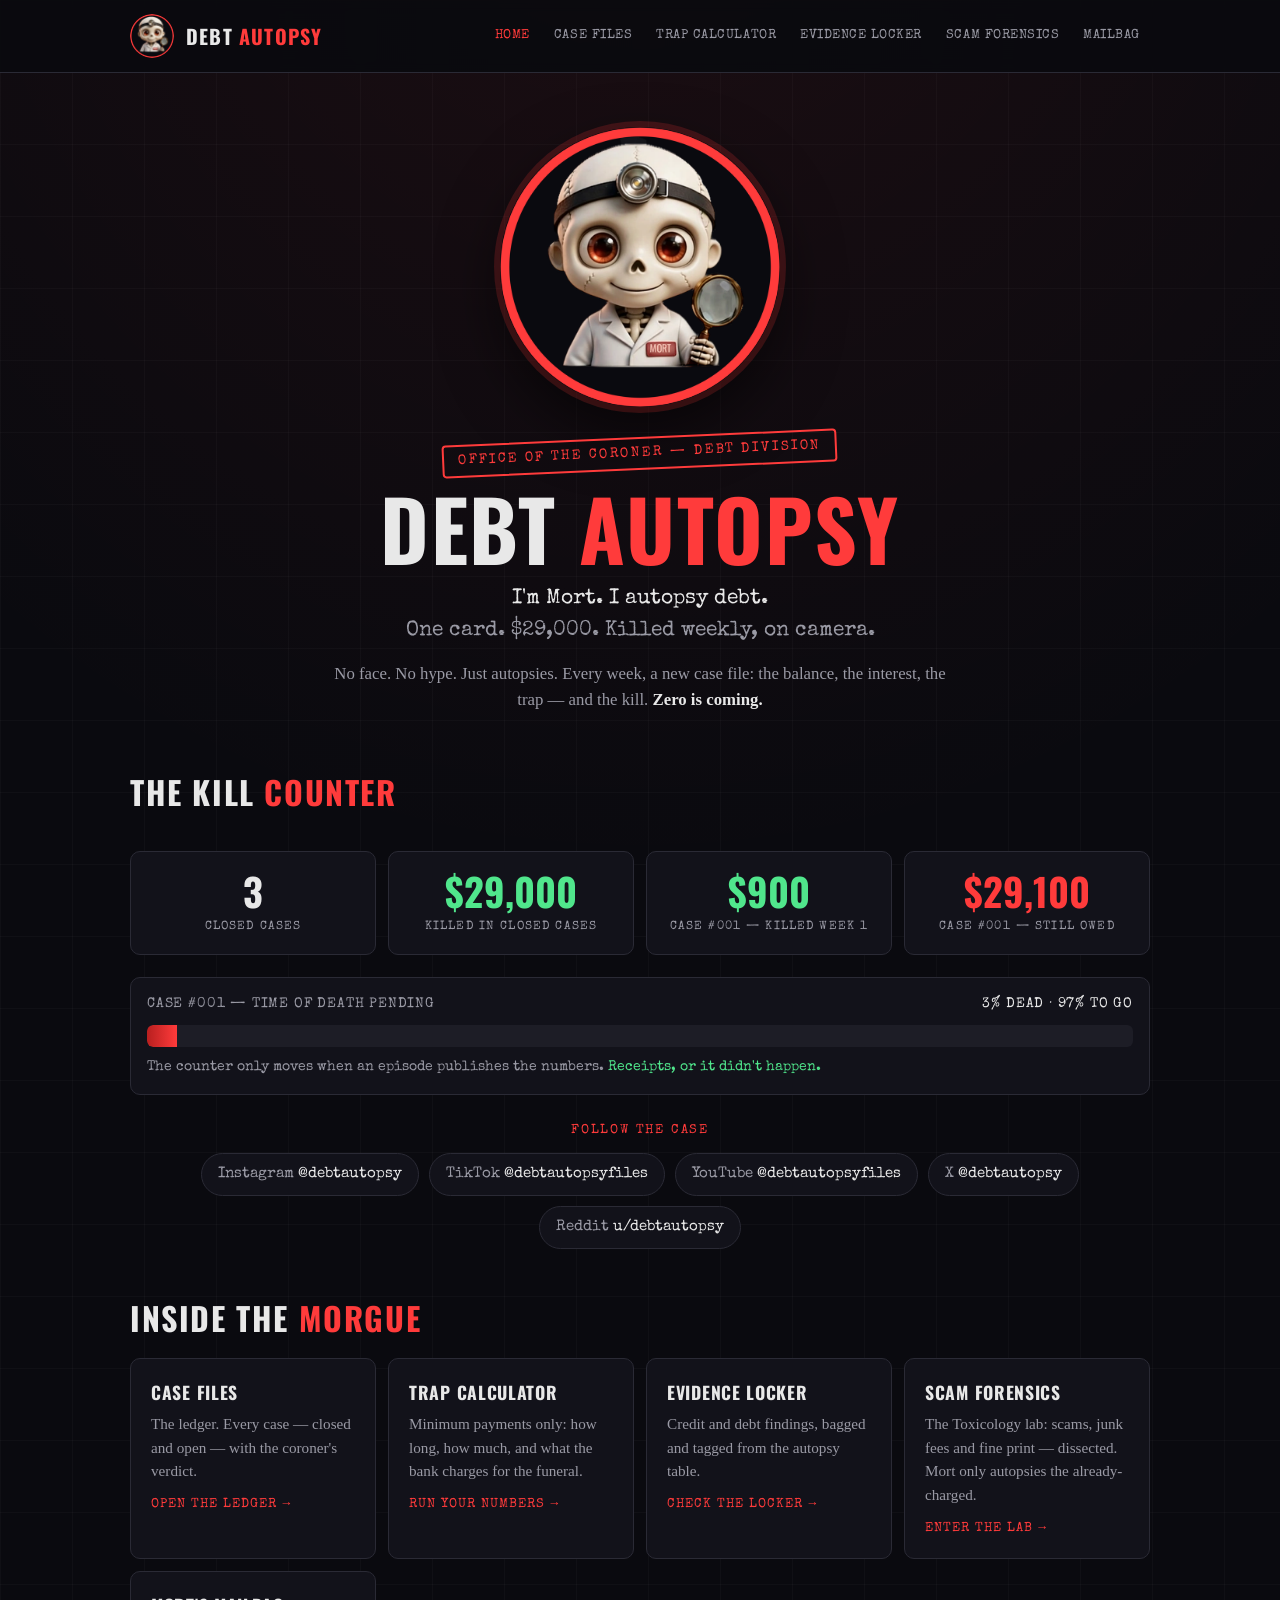
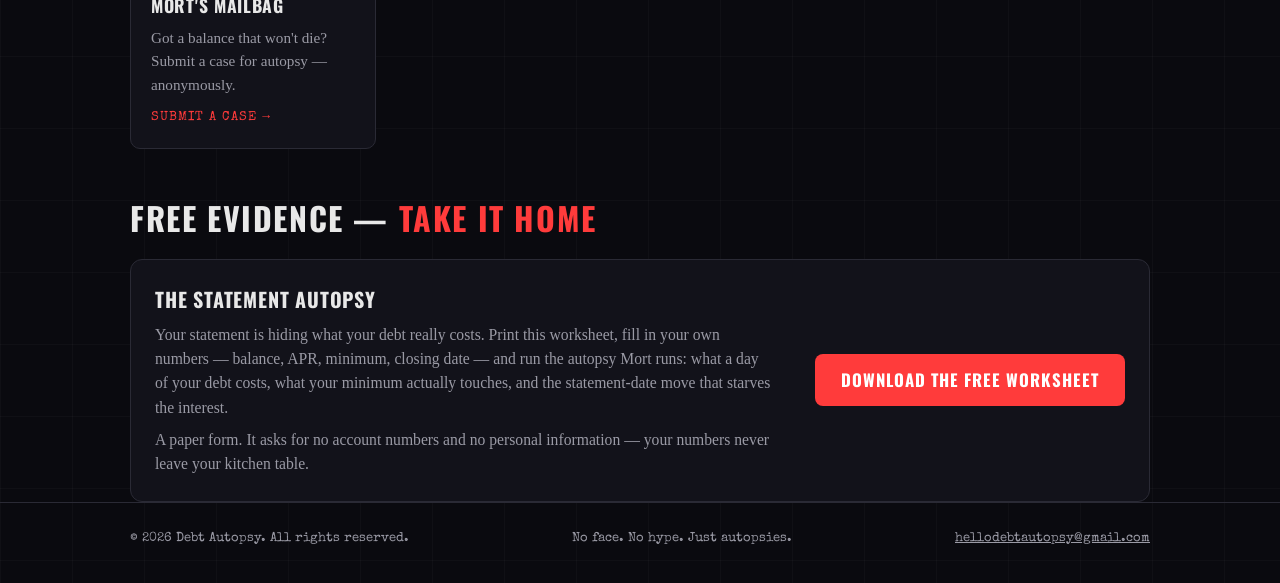
<file: index.html>
<!DOCTYPE html>
<html lang="en">
<head>
<meta charset="utf-8">
<meta name="viewport" content="width=device-width, initial-scale=1">
<title>Debt Autopsy — No face. No hype. Just autopsies.</title>
<meta name="description" content="I'm Mort. I autopsy debt. One card, $29,000, killed weekly — on camera. Weekly Kill Reports, the Trap Calculator, the Evidence Locker.">
<link rel="icon" type="image/png" href="assets/favicon.png">
<link rel="stylesheet" href="style.css">
</head>
<body>
<header class="site">
  <div class="wrap">
    <a class="brand" href="index.html">
      <img src="assets/mort.png" alt="Mort, the Debt Autopsy coroner">
      <span class="name">Debt <em>Autopsy</em></span>
    </a>
    <nav class="main" aria-label="Main">
      <a href="index.html" aria-current="page">Home</a>
      <a href="cases.html">Case Files</a>
      <a href="calculator.html">Trap Calculator</a>
      <a href="evidence.html">Evidence Locker</a>
      <a href="scam-forensics.html">Scam Forensics</a>
      <a href="mailbag.html">Mailbag</a>
    </nav>
  </div>
</header>

<main class="wrap">
  <section class="hero">
    <img class="mort" src="assets/mort.png" alt="Mort — tiny coroner, MORT badge, magnifying glass in hand">
    <div><span class="stamp">Office of the Coroner — Debt Division</span></div>
    <h1 class="title">Debt <span class="red">Autopsy</span></h1>
    <p class="tagline">I'm Mort. I autopsy debt.<br>
    <span class="dim">One card. $29,000. Killed weekly, on camera.</span></p>
    <p class="lede">No face. No hype. Just autopsies. Every week, a new case file:
    the balance, the interest, the trap — and the kill. <strong>Zero is coming.</strong></p>
  </section>

  <h2 class="section">The Kill <span class="red">Counter</span></h2>
  <section class="counter" aria-label="Kill counter">
    <div class="stat"><div class="num" data-canon="closedCases">3</div><div class="lbl">Closed cases</div></div>
    <div class="stat"><div class="num green" data-canon-money="killedClosedCases">$29,000</div><div class="lbl">Killed in closed cases</div></div>
    <div class="stat"><div class="num green" data-canon-money="killedWeek1">$900</div><div class="lbl">Case #001 — killed week 1</div></div>
    <div class="stat"><div class="num red" data-canon-money="stillOwed">$29,100</div><div class="lbl">Case #001 — still owed</div></div>
  </section>
  <div class="progress-shell">
    <div class="progress-head"><span>Case #001 — time of death pending</span><b data-canon="percentLine">3% DEAD · 97% TO GO</b></div>
    <div class="bar" role="img" aria-label="Progress bar: 3 percent of Case 001 paid off"><div data-canon-bar style="width:3%"></div></div>
    <p class="progress-note">The counter only moves when an episode publishes the numbers. <span class="green">Receipts, or it didn't happen.</span></p>
  </div>

  <section class="socials" aria-label="Follow Debt Autopsy">
    <span class="lbl">Follow the case</span>
    <div class="row">
      <a href="https://www.instagram.com/debtautopsy" target="_blank" rel="noopener"><span class="plat">Instagram</span> @debtautopsy</a>
      <a href="https://www.tiktok.com/@debtautopsyfiles" target="_blank" rel="noopener"><span class="plat">TikTok</span> @debtautopsyfiles</a>
      <a href="https://www.youtube.com/@debtautopsyfiles" target="_blank" rel="noopener"><span class="plat">YouTube</span> @debtautopsyfiles</a>
      <a href="https://x.com/debtautopsy" target="_blank" rel="noopener"><span class="plat">X</span> @debtautopsy</a>
      <a href="https://www.reddit.com/user/debtautopsy" target="_blank" rel="noopener"><span class="plat">Reddit</span> u/debtautopsy</a>
    </div>
  </section>

  <h2 class="section">Inside the <span class="red">Morgue</span></h2>
  <div class="tiles">
    <a class="tile" href="cases.html">
      <h3>Case Files</h3>
      <p>The ledger. Every case — closed and open — with the coroner's verdict.</p>
      <span class="go">Open the ledger →</span>
    </a>
    <a class="tile" href="calculator.html">
      <h3>Trap Calculator</h3>
      <p>Minimum payments only: how long, how much, and what the bank charges for the funeral.</p>
      <span class="go">Run your numbers →</span>
    </a>
    <a class="tile" href="evidence.html">
      <h3>Evidence Locker</h3>
      <p>Credit and debt findings, bagged and tagged from the autopsy table.</p>
      <span class="go">Check the locker →</span>
    </a>
    <a class="tile" href="scam-forensics.html">
      <h3>Scam Forensics</h3>
      <p>The Toxicology lab: scams, junk fees and fine print — dissected. Mort only autopsies the already-charged.</p>
      <span class="go">Enter the lab →</span>
    </a>
    <a class="tile" href="mailbag.html">
      <h3>Mort's Mailbag</h3>
      <p>Got a balance that won't die? Submit a case for autopsy — anonymously.</p>
      <span class="go">Submit a case →</span>
    </a>
  </div>

  <h2 class="section">Free Evidence — <span class="red">Take It Home</span></h2>
  <section class="worksheet">
    <div>
      <h3>The Statement Autopsy</h3>
      <p>Your statement is hiding what your debt really costs. Print this worksheet,
      fill in your own numbers — balance, APR, minimum, closing date — and run the autopsy
      Mort runs: what a day of your debt costs, what your minimum actually touches,
      and the statement-date move that starves the interest.</p>
      <p class="fineprint">A paper form. It asks for no account numbers and no personal
      information — your numbers never leave your kitchen table.</p>
    </div>
    <a class="btn" href="files/statement-autopsy-worksheet.pdf" download>Download the free worksheet</a>
  </section>
</main>

<footer class="site">
  <div class="wrap">
    <span>© 2026 Debt Autopsy. All rights reserved.</span>
    <span>No face. No hype. Just autopsies.</span>
    <span><a href="mailbag.html">hellodebtautopsy@gmail.com</a></span>
  </div>
</footer>
<script>
// Kill Report renders from canon.json — the single source of public figures.
// The values in the markup above are the fallback if this file can't load.
fetch("canon.json")
  .then(function (r) { return r.ok ? r.json() : null; })
  .then(function (c) {
    if (!c) return;
    var money = function (n) { return "$" + Number(n).toLocaleString("en-US"); };
    document.querySelectorAll("[data-canon]").forEach(function (el) {
      var key = el.getAttribute("data-canon");
      if (key === "percentLine") {
        el.textContent = c.percentDead + "% DEAD · " + c.percentToGo + "% TO GO";
      } else if (c[key] !== undefined) {
        el.textContent = c[key];
      }
    });
    document.querySelectorAll("[data-canon-money]").forEach(function (el) {
      var key = el.getAttribute("data-canon-money");
      if (c[key] !== undefined) el.textContent = money(c[key]);
    });
    document.querySelectorAll("[data-canon-bar]").forEach(function (el) {
      el.style.width = c.percentDead + "%";
      var bar = el.closest(".bar");
      if (bar) bar.setAttribute("aria-label",
        "Progress bar: " + c.percentDead + " percent of Case 001 paid off");
    });
  })
  .catch(function () { /* fallback values already in the markup */ });
</script>
</body>
</html>
</file>
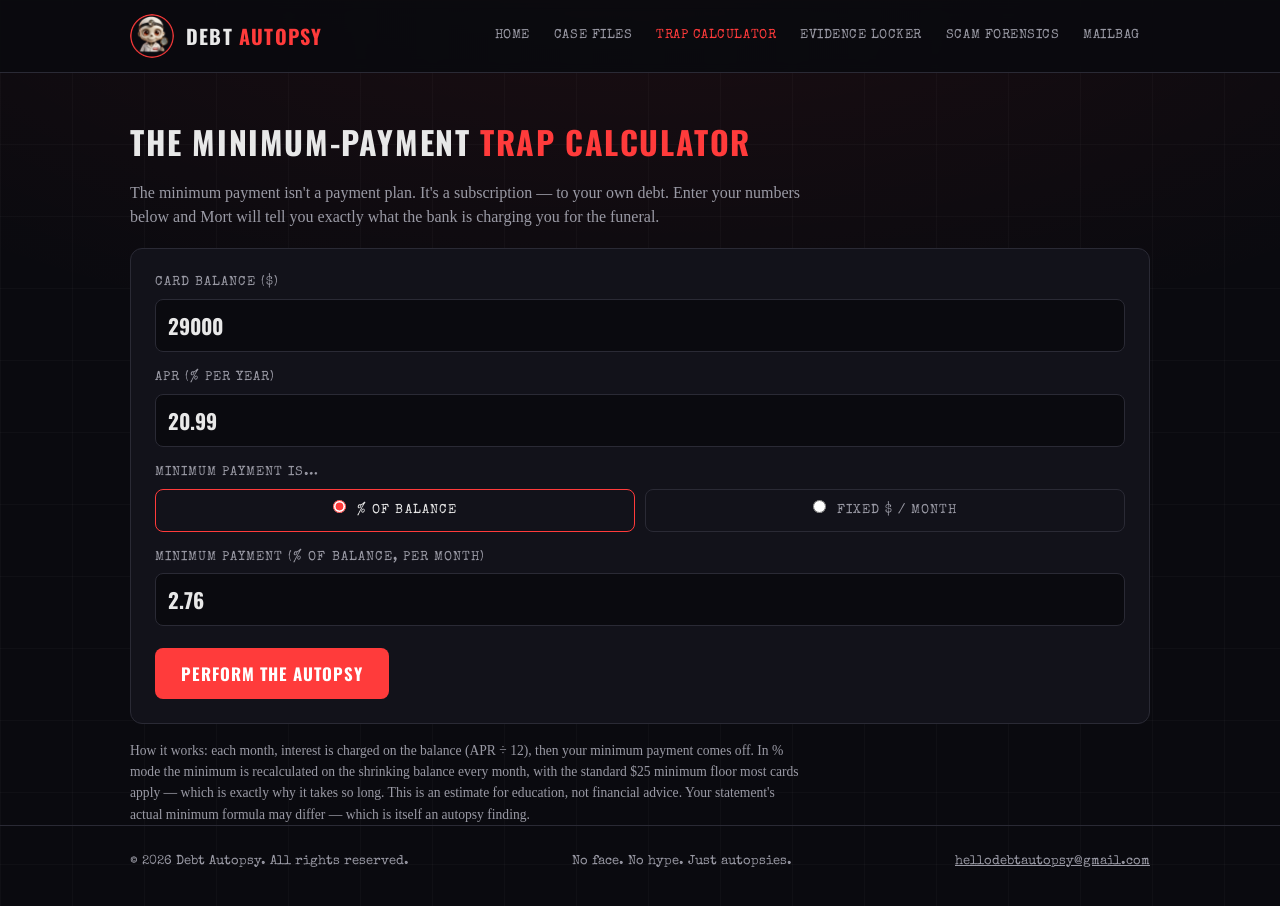
<file: calculator.html>
<!DOCTYPE html>
<html lang="en">
<head>
<meta charset="utf-8">
<meta name="viewport" content="width=device-width, initial-scale=1">
<title>Trap Calculator — Debt Autopsy</title>
<meta name="description" content="Pay only the minimum and the bank throws you a funeral. Enter your balance, APR and minimum payment — Mort does the autopsy math.">
<link rel="icon" type="image/png" href="assets/favicon.png">
<link rel="stylesheet" href="style.css">
</head>
<body>
<header class="site">
  <div class="wrap">
    <a class="brand" href="index.html">
      <img src="assets/mort.png" alt="Mort, the Debt Autopsy coroner">
      <span class="name">Debt <em>Autopsy</em></span>
    </a>
    <nav class="main" aria-label="Main">
      <a href="index.html">Home</a>
      <a href="cases.html">Case Files</a>
      <a href="calculator.html" aria-current="page">Trap Calculator</a>
      <a href="evidence.html">Evidence Locker</a>
      <a href="scam-forensics.html">Scam Forensics</a>
      <a href="mailbag.html">Mailbag</a>
    </nav>
  </div>
</header>

<main class="wrap">
  <h2 class="section">The Minimum-Payment <span class="red">Trap Calculator</span></h2>
  <p class="body">The minimum payment isn't a payment plan. It's a subscription — to your own debt.
  Enter your numbers below and Mort will tell you exactly what the bank is charging you for the funeral.</p>

  <form class="calc" id="trap-form" novalidate>
    <label for="balance">Card balance ($)</label>
    <input type="number" id="balance" min="1" step="any" value="29000" required>

    <label for="apr">APR (% per year)</label>
    <input type="number" id="apr" min="0" step="any" value="20.99" required>

    <label>Minimum payment is…</label>
    <div class="radio-row" role="radiogroup" aria-label="Minimum payment type">
      <label><input type="radio" name="minmode" value="pct" checked> % of balance</label>
      <label><input type="radio" name="minmode" value="fixed"> Fixed $ / month</label>
    </div>

    <label for="minval" id="minval-label">Minimum payment (% of balance, per month)</label>
    <input type="number" id="minval" min="0" step="any" value="2.76" required>

    <button class="run" type="submit">Perform the autopsy</button>

    <div class="results" id="results" aria-live="polite">
      <div class="grid">
        <div class="stat"><div class="num" id="r-months">—</div><div class="lbl">Months of minimums</div></div>
        <div class="stat"><div class="num" id="r-years">—</div><div class="lbl">Years in the trap</div></div>
        <div class="stat"><div class="num red" id="r-total">—</div><div class="lbl">Total you'd pay</div></div>
        <div class="stat"><div class="num red" id="r-interest">—</div><div class="lbl">Interest — the funeral bill</div></div>
      </div>
      <p class="mort-verdict"><span class="who">Mort's verdict</span><span id="r-verdict"></span></p>
    </div>
  </form>

  <p class="fineprint">How it works: each month, interest is charged on the balance (APR ÷ 12),
  then your minimum payment comes off. In % mode the minimum is recalculated on the shrinking balance
  every month, with the standard $25 minimum floor most cards apply — which is exactly why it takes
  so long. This is an estimate for education, not financial advice. Your statement's actual minimum
  formula may differ — which is itself an autopsy finding.</p>
</main>

<footer class="site">
  <div class="wrap">
    <span>© 2026 Debt Autopsy. All rights reserved.</span>
    <span>No face. No hype. Just autopsies.</span>
    <span><a href="mailbag.html">hellodebtautopsy@gmail.com</a></span>
  </div>
</footer>

<script>
(function () {
  var modeInputs = document.querySelectorAll('input[name="minmode"]');
  var minLabel = document.getElementById('minval-label');
  var minVal = document.getElementById('minval');

  function currentMode() {
    for (var i = 0; i < modeInputs.length; i++) if (modeInputs[i].checked) return modeInputs[i].value;
    return 'pct';
  }
  function syncLabel() {
    if (currentMode() === 'pct') {
      minLabel.textContent = 'Minimum payment (% of balance, per month)';
      if (minVal.value === '800') minVal.value = '2.76';
    } else {
      minLabel.textContent = 'Minimum payment ($ per month)';
      if (minVal.value === '2.76') minVal.value = '800';
    }
  }
  for (var i = 0; i < modeInputs.length; i++) modeInputs[i].addEventListener('change', syncLabel);

  function money(n) {
    return '$' + n.toLocaleString('en-US', { maximumFractionDigits: 0 });
  }

  document.getElementById('trap-form').addEventListener('submit', function (e) {
    e.preventDefault();
    var balance = parseFloat(document.getElementById('balance').value);
    var apr = parseFloat(document.getElementById('apr').value);
    var mv = parseFloat(minVal.value);
    var mode = currentMode();
    var results = document.getElementById('results');

    if (!(balance > 0) || !(apr >= 0) || !(mv > 0)) {
      document.getElementById('r-verdict').textContent =
        '"These numbers are already dead. Give me a balance, an APR and a minimum, and I\'ll open the file."';
      document.getElementById('r-months').textContent = '—';
      document.getElementById('r-years').textContent = '—';
      document.getElementById('r-total').textContent = '—';
      document.getElementById('r-interest').textContent = '—';
      results.classList.add('show');
      return;
    }

    var monthlyRate = apr / 100 / 12;
    var bal = balance, months = 0, totalPaid = 0, immortal = false;

    while (bal > 0.005) {
      var interest = bal * monthlyRate;
      var payment = (mode === 'pct') ? bal * (mv / 100) : mv;
      if (mode === 'pct' && payment < 25) payment = 25; /* the standard $25 minimum floor */
      if (payment <= interest) { immortal = true; break; }
      if (payment > bal + interest) payment = bal + interest;
      bal = bal + interest - payment;
      totalPaid += payment;
      months++;
      if (months > 3600) { immortal = true; break; } /* 300 years: call it */
    }

    if (immortal) {
      document.getElementById('r-months').textContent = '∞';
      document.getElementById('r-years').textContent = '∞';
      document.getElementById('r-total').textContent = '∞';
      document.getElementById('r-interest').textContent = '∞';
      document.getElementById('r-verdict').textContent =
        '"This one never dies. The minimum doesn\'t even cover the interest, so the balance grows ' +
        'while you pay for the privilege. Cause of death: the minimum payment. The bank designed it that way. ' +
        'Pay more than the interest — any amount more — or this file stays open forever."';
    } else {
      var totalInterest = totalPaid - balance;
      var years = (months / 12);
      document.getElementById('r-months').textContent = months.toLocaleString('en-US');
      document.getElementById('r-years').textContent = years.toFixed(1);
      document.getElementById('r-total').textContent = money(totalPaid);
      document.getElementById('r-interest').textContent = money(totalInterest);
      document.getElementById('r-verdict').textContent =
        '"The bank wants ' + money(totalInterest) + ' for the funeral. ' + months.toLocaleString('en-US') +
        ' months of minimums to bury a ' + money(balance) + ' balance — and ' + money(totalInterest) +
        ' of it buys you nothing. Not one cent of it touches the coffin. Pay more than the minimum, ' +
        'and we change the time of death."';
    }
    results.classList.add('show');
    results.scrollIntoView({ behavior: 'smooth', block: 'nearest' });
  });
})();
</script>
</body>
</html>
</file>
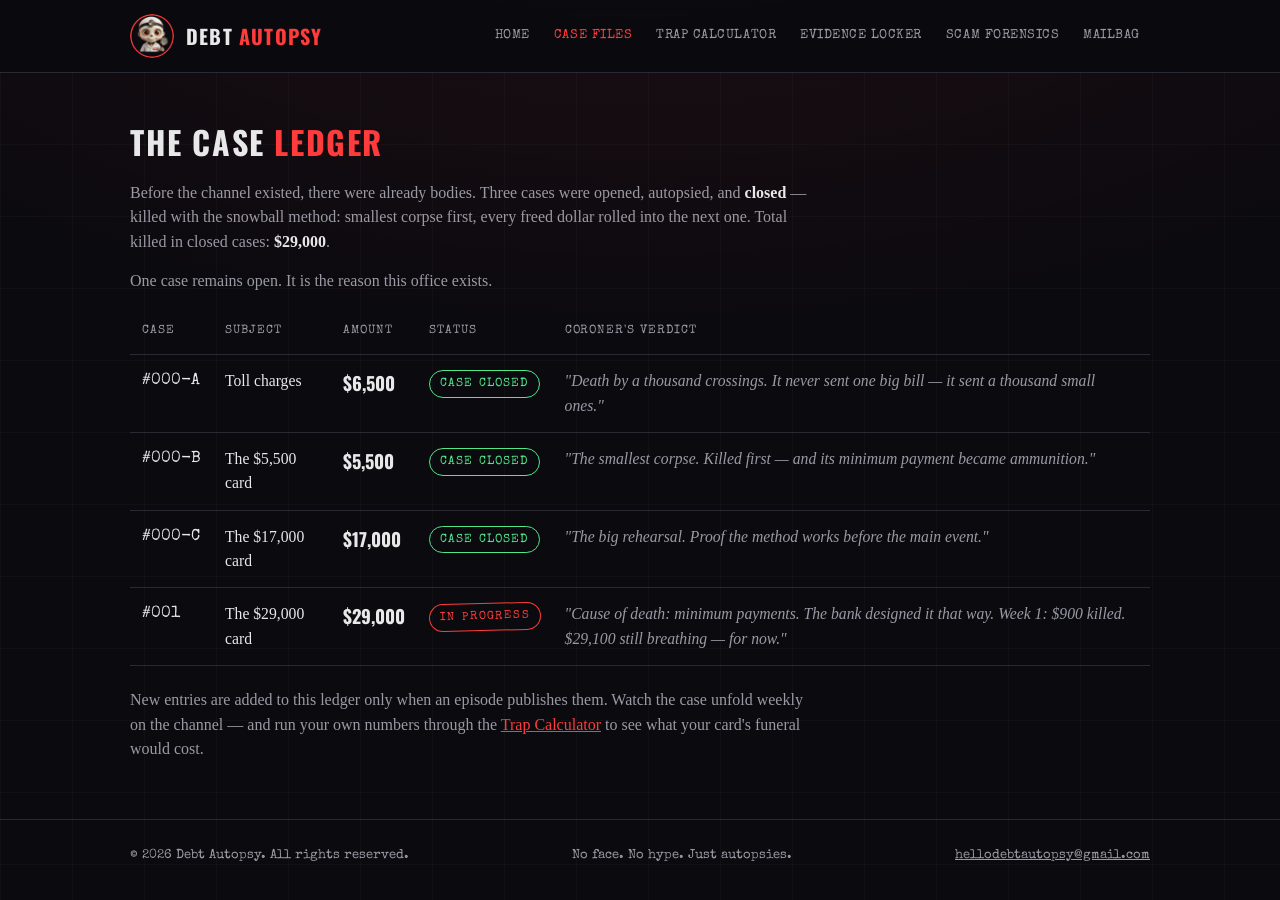
<file: cases.html>
<!DOCTYPE html>
<html lang="en">
<head>
<meta charset="utf-8">
<meta name="viewport" content="width=device-width, initial-scale=1">
<title>Case Files — Debt Autopsy</title>
<meta name="description" content="The Debt Autopsy ledger: three cases closed, $29,000 killed — and Case #001, a $29,000 card, still in progress.">
<link rel="icon" type="image/png" href="assets/favicon.png">
<link rel="stylesheet" href="style.css">
</head>
<body>
<header class="site">
  <div class="wrap">
    <a class="brand" href="index.html">
      <img src="assets/mort.png" alt="Mort, the Debt Autopsy coroner">
      <span class="name">Debt <em>Autopsy</em></span>
    </a>
    <nav class="main" aria-label="Main">
      <a href="index.html">Home</a>
      <a href="cases.html" aria-current="page">Case Files</a>
      <a href="calculator.html">Trap Calculator</a>
      <a href="evidence.html">Evidence Locker</a>
      <a href="scam-forensics.html">Scam Forensics</a>
      <a href="mailbag.html">Mailbag</a>
    </nav>
  </div>
</header>

<main class="wrap">
  <h2 class="section">The Case <span class="red">Ledger</span></h2>
  <p class="body">Before the channel existed, there were already bodies. Three cases were opened,
  autopsied, and <strong>closed</strong> — killed with the snowball method: smallest corpse first,
  every freed dollar rolled into the next one. Total killed in closed cases: <strong>$29,000</strong>.</p>
  <p class="body">One case remains open. It is the reason this office exists.</p>

  <table class="ledger">
    <thead>
      <tr><th>Case</th><th>Subject</th><th>Amount</th><th>Status</th><th>Coroner's verdict</th></tr>
    </thead>
    <tbody>
      <tr>
        <td class="case">#000-A</td>
        <td>Toll charges</td>
        <td class="amt">$6,500</td>
        <td><span class="pill closed">Case Closed</span></td>
        <td class="verdict">"Death by a thousand crossings. It never sent one big bill — it sent a thousand small ones."</td>
      </tr>
      <tr>
        <td class="case">#000-B</td>
        <td>The $5,500 card</td>
        <td class="amt">$5,500</td>
        <td><span class="pill closed">Case Closed</span></td>
        <td class="verdict">"The smallest corpse. Killed first — and its minimum payment became ammunition."</td>
      </tr>
      <tr>
        <td class="case">#000-C</td>
        <td>The $17,000 card</td>
        <td class="amt">$17,000</td>
        <td><span class="pill closed">Case Closed</span></td>
        <td class="verdict">"The big rehearsal. Proof the method works before the main event."</td>
      </tr>
      <tr>
        <td class="case">#001</td>
        <td>The $29,000 card</td>
        <td class="amt">$29,000</td>
        <td><span class="pill open">In Progress</span></td>
        <td class="verdict">"Cause of death: minimum payments. The bank designed it that way. Week 1: $900 killed. $29,100 still breathing — for now."</td>
      </tr>
    </tbody>
  </table>

  <p class="body" style="margin-top:22px">New entries are added to this ledger only when an episode
  publishes them. Watch the case unfold weekly on the channel — and run your own numbers through the
  <a href="calculator.html">Trap Calculator</a> to see what your card's funeral would cost.</p>
</main>

<footer class="site">
  <div class="wrap">
    <span>© 2026 Debt Autopsy. All rights reserved.</span>
    <span>No face. No hype. Just autopsies.</span>
    <span><a href="mailbag.html">hellodebtautopsy@gmail.com</a></span>
  </div>
</footer>
</body>
</html>
</file>
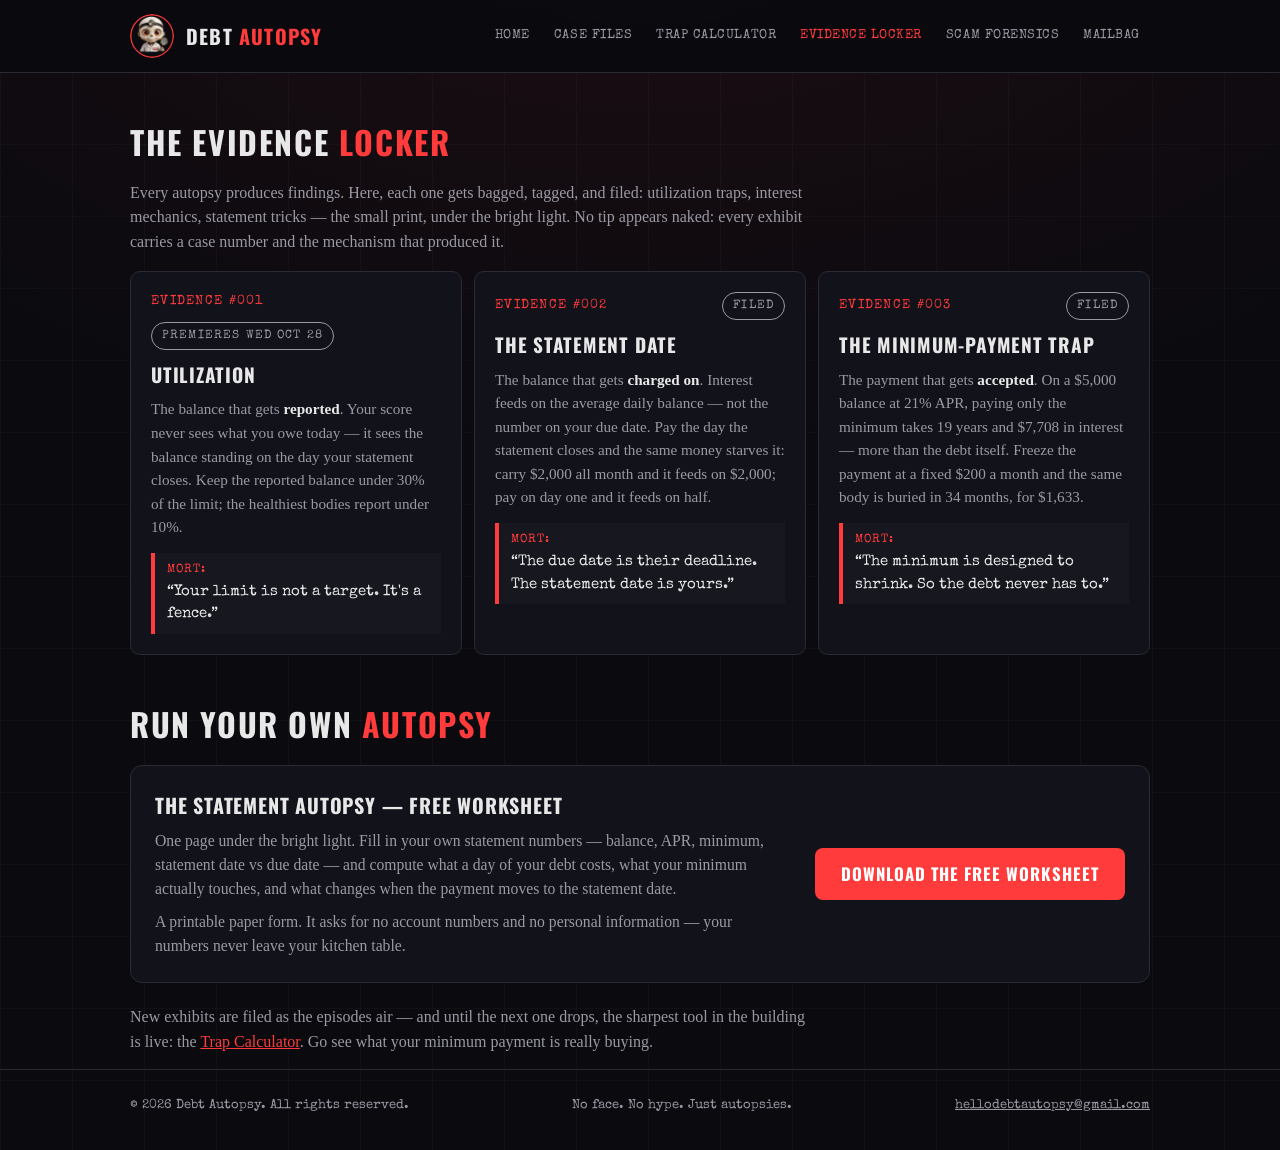
<file: evidence.html>
<!DOCTYPE html>
<html lang="en">
<head>
<meta charset="utf-8">
<meta name="viewport" content="width=device-width, initial-scale=1">
<title>Evidence Locker — Debt Autopsy</title>
<meta name="description" content="The Evidence Locker: every tip is a numbered piece of evidence from an autopsy — utilization, the statement date, and the minimum-payment trap. Plus the free Statement Autopsy worksheet.">
<link rel="icon" type="image/png" href="assets/favicon.png">
<link rel="stylesheet" href="style.css">
</head>
<body>
<header class="site">
  <div class="wrap">
    <a class="brand" href="index.html">
      <img src="assets/mort.png" alt="Mort, the Debt Autopsy coroner">
      <span class="name">Debt <em>Autopsy</em></span>
    </a>
    <nav class="main" aria-label="Main">
      <a href="index.html">Home</a>
      <a href="cases.html">Case Files</a>
      <a href="calculator.html">Trap Calculator</a>
      <a href="evidence.html" aria-current="page">Evidence Locker</a>
      <a href="scam-forensics.html">Scam Forensics</a>
      <a href="mailbag.html">Mailbag</a>
    </nav>
  </div>
</header>

<main class="wrap">
  <h2 class="section">The Evidence <span class="red">Locker</span></h2>
  <p class="body">Every autopsy produces findings. Here, each one gets bagged, tagged, and filed:
  utilization traps, interest mechanics, statement tricks — the small print, under the bright light.
  No tip appears naked: every exhibit carries a case number and the mechanism that produced it.</p>

  <div class="exhibits">
    <article class="exhibit">
      <div class="exhibit-head">
        <span class="no">Evidence #001</span>
        <span class="pill filed">Premieres Wed Oct 28</span>
      </div>
      <h3>Utilization</h3>
      <p class="finding">The balance that gets <strong>reported</strong>. Your score never sees what you
      owe today — it sees the balance standing on the day your statement closes. Keep the reported
      balance under 30% of the limit; the healthiest bodies report under 10%.</p>
      <p class="mortline"><span class="who">Mort:</span> “Your limit is not a target. It's a fence.”</p>
    </article>

    <article class="exhibit">
      <div class="exhibit-head">
        <span class="no">Evidence #002</span>
        <span class="pill filed">Filed</span>
      </div>
      <h3>The Statement Date</h3>
      <p class="finding">The balance that gets <strong>charged on</strong>. Interest feeds on the average
      daily balance — not the number on your due date. Pay the day the statement closes and the same
      money starves it: carry $2,000 all month and it feeds on $2,000; pay on day one and it feeds on half.</p>
      <p class="mortline"><span class="who">Mort:</span> “The due date is their deadline. The statement date is yours.”</p>
    </article>

    <article class="exhibit">
      <div class="exhibit-head">
        <span class="no">Evidence #003</span>
        <span class="pill filed">Filed</span>
      </div>
      <h3>The Minimum-Payment Trap</h3>
      <p class="finding">The payment that gets <strong>accepted</strong>. On a $5,000 balance at 21% APR,
      paying only the minimum takes 19 years and $7,708 in interest — more than the debt itself.
      Freeze the payment at a fixed $200 a month and the same body is buried in 34 months, for $1,633.</p>
      <p class="mortline"><span class="who">Mort:</span> “The minimum is designed to shrink. So the debt never has to.”</p>
    </article>
  </div>

  <h2 class="section">Run Your Own <span class="red">Autopsy</span></h2>
  <section class="worksheet">
    <div>
      <h3>The Statement Autopsy — free worksheet</h3>
      <p>One page under the bright light. Fill in your own statement numbers — balance, APR,
      minimum, statement date vs due date — and compute what a day of your debt costs, what your
      minimum actually touches, and what changes when the payment moves to the statement date.</p>
      <p class="fineprint">A printable paper form. It asks for no account numbers and no personal
      information — your numbers never leave your kitchen table.</p>
    </div>
    <a class="btn" href="files/statement-autopsy-worksheet.pdf" download>Download the free worksheet</a>
  </section>

  <p class="body" style="margin-top:22px">New exhibits are filed as the episodes air — and until the
  next one drops, the sharpest tool in the building is live:
  the <a href="calculator.html">Trap Calculator</a>. Go see what your minimum payment is really buying.</p>
</main>

<footer class="site">
  <div class="wrap">
    <span>© 2026 Debt Autopsy. All rights reserved.</span>
    <span>No face. No hype. Just autopsies.</span>
    <span><a href="mailbag.html">hellodebtautopsy@gmail.com</a></span>
  </div>
</footer>
</body>
</html>
</file>
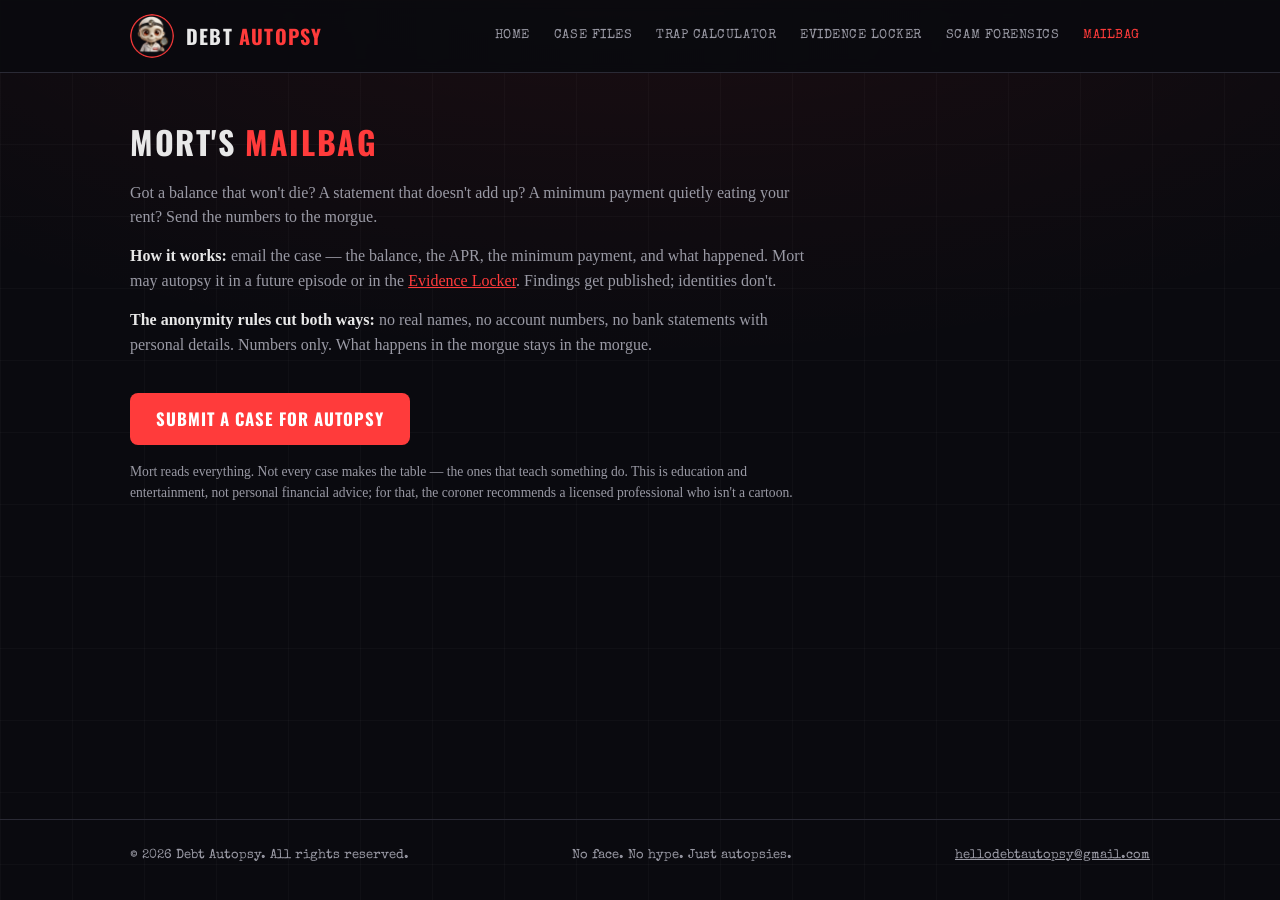
<file: mailbag.html>
<!DOCTYPE html>
<html lang="en">
<head>
<meta charset="utf-8">
<meta name="viewport" content="width=device-width, initial-scale=1">
<title>Mort's Mailbag — Debt Autopsy</title>
<meta name="description" content="Submit a case for autopsy — anonymously. No names, no faces, no judgement. Just the numbers, on the table.">
<link rel="icon" type="image/png" href="assets/favicon.png">
<link rel="stylesheet" href="style.css">
</head>
<body>
<header class="site">
  <div class="wrap">
    <a class="brand" href="index.html">
      <img src="assets/mort.png" alt="Mort, the Debt Autopsy coroner">
      <span class="name">Debt <em>Autopsy</em></span>
    </a>
    <nav class="main" aria-label="Main">
      <a href="index.html">Home</a>
      <a href="cases.html">Case Files</a>
      <a href="calculator.html">Trap Calculator</a>
      <a href="evidence.html">Evidence Locker</a>
      <a href="scam-forensics.html">Scam Forensics</a>
      <a href="mailbag.html" aria-current="page">Mailbag</a>
    </nav>
  </div>
</header>

<main class="wrap">
  <h2 class="section">Mort's <span class="red">Mailbag</span></h2>
  <p class="body">Got a balance that won't die? A statement that doesn't add up?
  A minimum payment quietly eating your rent? Send the numbers to the morgue.</p>
  <p class="body"><strong>How it works:</strong> email the case — the balance, the APR, the minimum payment,
  and what happened. Mort may autopsy it in a future episode or in the
  <a href="evidence.html">Evidence Locker</a>. Findings get published; identities don't.</p>
  <p class="body"><strong>The anonymity rules cut both ways:</strong> no real names, no account numbers,
  no bank statements with personal details. Numbers only. What happens in the morgue stays in the morgue.</p>

  <a class="btn" href="mailto:hellodebtautopsy@gmail.com?subject=Mailbag%20case%20for%20autopsy&body=Balance%3A%20%0AAPR%3A%20%0AMinimum%20payment%3A%20%0AWhat%20happened%3A%20">Submit a case for autopsy</a>

  <p class="fineprint">Mort reads everything. Not every case makes the table — the ones that teach
  something do. This is education and entertainment, not personal financial advice; for that, the
  coroner recommends a licensed professional who isn't a cartoon.</p>
</main>

<footer class="site">
  <div class="wrap">
    <span>© 2026 Debt Autopsy. All rights reserved.</span>
    <span>No face. No hype. Just autopsies.</span>
    <span><a href="mailbag.html">hellodebtautopsy@gmail.com</a></span>
  </div>
</footer>
</body>
</html>
</file>
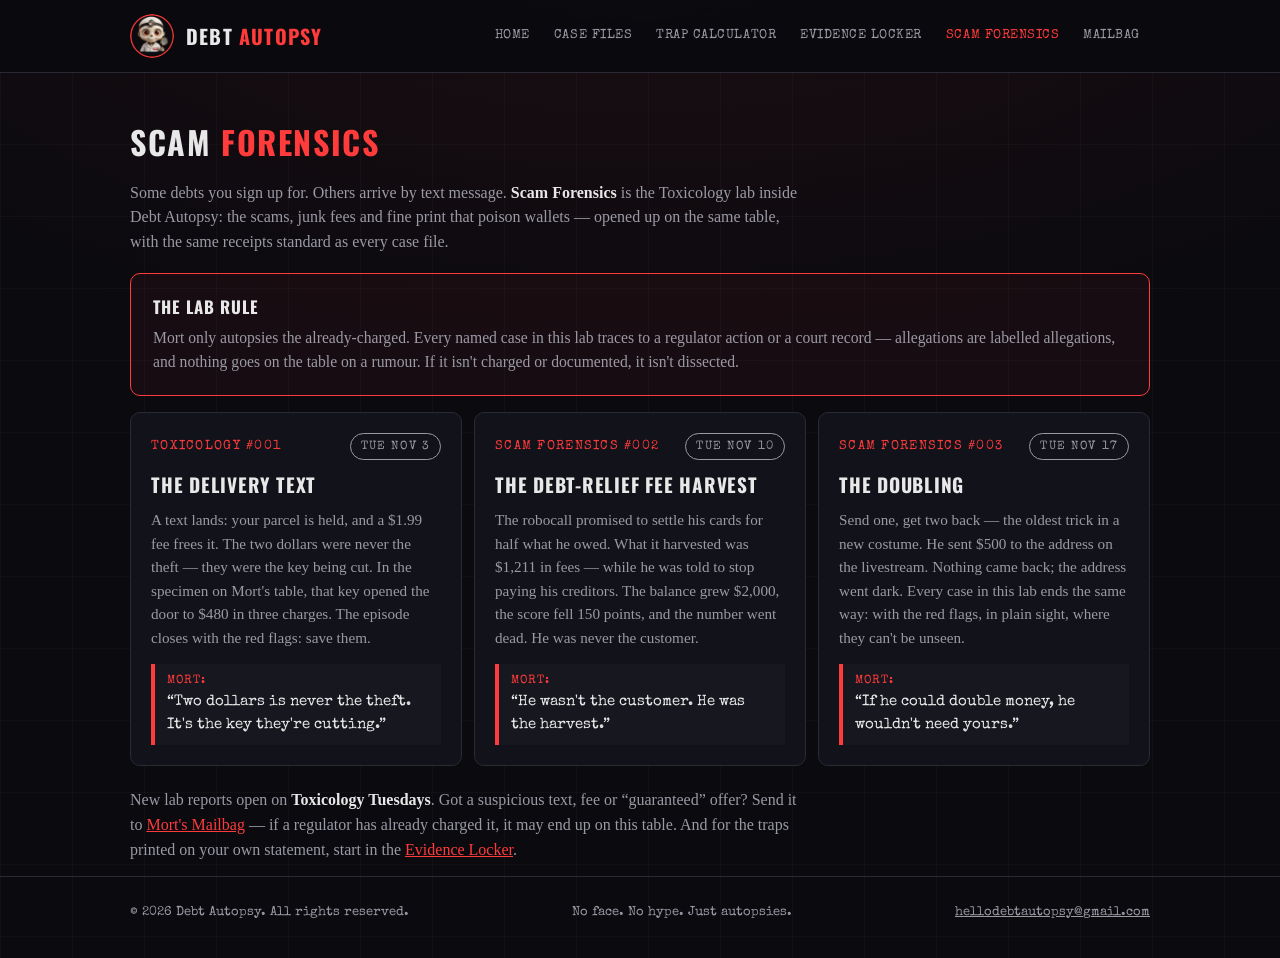
<file: scam-forensics.html>
<!DOCTYPE html>
<html lang="en">
<head>
<meta charset="utf-8">
<meta name="viewport" content="width=device-width, initial-scale=1">
<title>Scam Forensics — a Debt Autopsy series</title>
<meta name="description" content="Scam Forensics is the Toxicology lab inside Debt Autopsy: scams, junk fees and fine print, dissected. Mort only autopsies the already-charged — regulator actions and court records.">
<link rel="icon" type="image/png" href="assets/favicon.png">
<link rel="stylesheet" href="style.css">
</head>
<body>
<header class="site">
  <div class="wrap">
    <a class="brand" href="index.html">
      <img src="assets/mort.png" alt="Mort, the Debt Autopsy coroner">
      <span class="name">Debt <em>Autopsy</em></span>
    </a>
    <nav class="main" aria-label="Main">
      <a href="index.html">Home</a>
      <a href="cases.html">Case Files</a>
      <a href="calculator.html">Trap Calculator</a>
      <a href="evidence.html">Evidence Locker</a>
      <a href="scam-forensics.html" aria-current="page">Scam Forensics</a>
      <a href="mailbag.html">Mailbag</a>
    </nav>
  </div>
</header>

<main class="wrap">
  <h2 class="section">Scam <span class="red">Forensics</span></h2>
  <p class="body">Some debts you sign up for. Others arrive by text message. <strong>Scam Forensics</strong>
  is the Toxicology lab inside Debt Autopsy: the scams, junk fees and fine print that poison wallets —
  opened up on the same table, with the same receipts standard as every case file.</p>

  <div class="lab-rule">
    <span class="big">The Lab Rule</span>
    Mort only autopsies the already-charged. Every named case in this lab traces to a regulator
    action or a court record — allegations are labelled allegations, and nothing goes on the table
    on a rumour. If it isn't charged or documented, it isn't dissected.
  </div>

  <div class="exhibits">
    <article class="exhibit">
      <div class="exhibit-head">
        <span class="no">Toxicology #001</span>
        <span class="pill filed">Tue Nov 3</span>
      </div>
      <h3>The Delivery Text</h3>
      <p class="finding">A text lands: your parcel is held, and a $1.99 fee frees it. The two dollars
      were never the theft — they were the key being cut. In the specimen on Mort's table, that key
      opened the door to $480 in three charges. The episode closes with the red flags: save them.</p>
      <p class="mortline"><span class="who">Mort:</span> “Two dollars is never the theft. It's the key they're cutting.”</p>
    </article>

    <article class="exhibit">
      <div class="exhibit-head">
        <span class="no">Scam Forensics #002</span>
        <span class="pill filed">Tue Nov 10</span>
      </div>
      <h3>The Debt-Relief Fee Harvest</h3>
      <p class="finding">The robocall promised to settle his cards for half what he owed. What it
      harvested was $1,211 in fees — while he was told to stop paying his creditors. The balance grew
      $2,000, the score fell 150 points, and the number went dead. He was never the customer.</p>
      <p class="mortline"><span class="who">Mort:</span> “He wasn't the customer. He was the harvest.”</p>
    </article>

    <article class="exhibit">
      <div class="exhibit-head">
        <span class="no">Scam Forensics #003</span>
        <span class="pill filed">Tue Nov 17</span>
      </div>
      <h3>The Doubling</h3>
      <p class="finding">Send one, get two back — the oldest trick in a new costume. He sent $500 to
      the address on the livestream. Nothing came back; the address went dark. Every case in this lab
      ends the same way: with the red flags, in plain sight, where they can't be unseen.</p>
      <p class="mortline"><span class="who">Mort:</span> “If he could double money, he wouldn't need yours.”</p>
    </article>
  </div>

  <p class="body" style="margin-top:22px">New lab reports open on <strong>Toxicology Tuesdays</strong>.
  Got a suspicious text, fee or “guaranteed” offer? Send it to
  <a href="mailbag.html">Mort's Mailbag</a> — if a regulator has already charged it, it may end up on this table.
  And for the traps printed on your own statement, start in the
  <a href="evidence.html">Evidence Locker</a>.</p>
</main>

<footer class="site">
  <div class="wrap">
    <span>© 2026 Debt Autopsy. All rights reserved.</span>
    <span>No face. No hype. Just autopsies.</span>
    <span><a href="mailbag.html">hellodebtautopsy@gmail.com</a></span>
  </div>
</footer>
</body>
</html>
</file>
<file: style.css>
/* Debt Autopsy — hub styles. Forensic red system. No trackers, no external requests. */
@font-face {
  font-family: "Oswald";
  src: url("assets/oswald-bold.ttf") format("truetype");
  font-weight: 700;
  font-display: swap;
}
@font-face {
  font-family: "Special Elite";
  src: url("assets/special-elite.ttf") format("truetype");
  font-display: swap;
}
:root {
  --bg: #0a0a0f;
  --panel: #12121a;
  --panel2: #17171f;
  --red: #ff3b3b;
  --bone: #e8e8e8;
  --green: #50e68c;
  --dim: #9a9aa5;
  --line: #2a2a35;
}
* { box-sizing: border-box; margin: 0; padding: 0; }
html { -webkit-text-size-adjust: 100%; }
body {
  background: var(--bg);
  background-image:
    radial-gradient(ellipse 80% 50% at 50% -10%, rgba(255,59,59,.08), transparent),
    linear-gradient(rgba(255,255,255,.022) 1px, transparent 1px),
    linear-gradient(90deg, rgba(255,255,255,.022) 1px, transparent 1px);
  background-size: auto, 72px 72px, 72px 72px;
  color: var(--bone);
  font-family: Georgia, "Times New Roman", serif;
  line-height: 1.55;
  min-height: 100vh;
  display: flex;
  flex-direction: column;
}
a { color: var(--red); }
.wrap { width: 100%; max-width: 1060px; margin: 0 auto; padding: 0 20px; }

/* header */
header.site {
  border-bottom: 1px solid var(--line);
  padding: 14px 0;
  position: sticky; top: 0; z-index: 10;
  background: rgba(10,10,15,.92);
  backdrop-filter: blur(6px);
}
header.site .wrap { display: flex; align-items: center; gap: 14px; flex-wrap: wrap; }
.brand { display: flex; align-items: center; gap: 12px; text-decoration: none; }
.brand img { width: 44px; height: 44px; border-radius: 50%; }
.brand .name {
  font-family: "Oswald", sans-serif; font-weight: 700; letter-spacing: .06em;
  color: var(--bone); font-size: 1.25rem; text-transform: uppercase;
}
.brand .name em { color: var(--red); font-style: normal; }
nav.main { margin-left: auto; display: flex; gap: 4px; flex-wrap: wrap; }
nav.main a {
  font-family: "Special Elite", monospace; font-size: .82rem; letter-spacing: .04em;
  color: var(--dim); text-decoration: none; padding: 8px 10px; border-radius: 6px;
  text-transform: uppercase;
}
nav.main a:hover, nav.main a:focus { color: var(--bone); background: var(--panel); }
nav.main a[aria-current="page"] { color: var(--red); }

/* hero */
.hero { text-align: center; padding: 54px 0 10px; }
.hero img.mort {
  width: min(280px, 62vw); height: auto; border-radius: 50%;
  box-shadow: 0 0 0 6px rgba(255,59,59,.18), 0 24px 60px rgba(0,0,0,.6);
}
.stamp {
  display: inline-block; font-family: "Special Elite", monospace; color: var(--red);
  border: 2px solid var(--red); padding: 4px 14px; border-radius: 4px;
  transform: rotate(-2.5deg); letter-spacing: .14em; font-size: .85rem;
  text-transform: uppercase; margin: 22px 0 6px;
}
h1.title {
  font-family: "Oswald", sans-serif; font-weight: 700; text-transform: uppercase;
  font-size: clamp(2.6rem, 9vw, 5.2rem); line-height: 1.02; letter-spacing: .02em;
  margin: 10px 0 4px;
}
h1.title .red { color: var(--red); }
.tagline {
  font-family: "Special Elite", monospace; color: var(--bone);
  font-size: clamp(1rem, 3.4vw, 1.3rem); margin-top: 12px;
}
.tagline .dim { color: var(--dim); }
h2.section {
  font-family: "Oswald", sans-serif; text-transform: uppercase; letter-spacing: .05em;
  font-size: clamp(1.4rem, 4.5vw, 2rem); margin: 44px 0 14px;
}
h2.section .red { color: var(--red); }
p.lede { max-width: 640px; margin: 14px auto 0; color: var(--dim); font-size: 1.05rem; }
p.body { max-width: 680px; color: var(--dim); margin-bottom: 14px; }
p.body strong, .lede strong { color: var(--bone); }
main { flex: 1; padding-bottom: 60px; }

/* kill counter */
.counter {
  display: grid; grid-template-columns: repeat(auto-fit, minmax(150px, 1fr));
  gap: 12px; margin: 34px 0 8px;
}
.stat {
  background: var(--panel); border: 1px solid var(--line); border-radius: 10px;
  padding: 18px 14px; text-align: center;
}
.stat .num {
  font-family: "Oswald", sans-serif; font-weight: 700;
  font-size: clamp(1.7rem, 5.5vw, 2.4rem); line-height: 1.1; color: var(--bone);
}
.stat .num.red { color: var(--red); }
.stat .num.green { color: var(--green); }
.stat .lbl {
  font-family: "Special Elite", monospace; font-size: .72rem; letter-spacing: .1em;
  color: var(--dim); text-transform: uppercase; margin-top: 6px;
}
.progress-shell {
  margin: 22px 0 6px; background: var(--panel); border: 1px solid var(--line);
  border-radius: 10px; padding: 16px;
}
.progress-head {
  display: flex; justify-content: space-between; gap: 10px; flex-wrap: wrap;
  font-family: "Special Elite", monospace; font-size: .85rem; color: var(--dim);
  text-transform: uppercase; letter-spacing: .06em; margin-bottom: 10px;
}
.progress-head b { color: var(--bone); font-weight: normal; }
.bar { height: 22px; background: #1d1d26; border-radius: 6px; overflow: hidden; }
.bar > div {
  height: 100%; width: 3%;
  background: linear-gradient(90deg, #b81f1f, var(--red));
  border-radius: 6px 0 0 6px;
}
.progress-note { font-family: "Special Elite", monospace; color: var(--dim); font-size: .85rem; margin-top: 10px; }
.progress-note .green { color: var(--green); }

/* cards / nav tiles */
.tiles { display: grid; grid-template-columns: repeat(auto-fit, minmax(220px, 1fr)); gap: 12px; margin-top: 16px; }
.tile {
  display: block; background: var(--panel); border: 1px solid var(--line); border-radius: 10px;
  padding: 20px; text-decoration: none;
}
.tile:hover, .tile:focus { border-color: var(--red); }
.tile h3 { font-family: "Oswald", sans-serif; text-transform: uppercase; color: var(--bone); font-size: 1.1rem; letter-spacing: .04em; }
.tile p { color: var(--dim); font-size: .95rem; margin-top: 6px; }
.tile .go { font-family: "Special Elite", monospace; color: var(--red); font-size: .8rem; text-transform: uppercase; letter-spacing: .08em; display: block; margin-top: 12px; }

/* ledger table */
table.ledger { width: 100%; border-collapse: collapse; margin-top: 8px; font-size: .98rem; }
table.ledger th, table.ledger td { text-align: left; padding: 14px 12px; border-bottom: 1px solid var(--line); vertical-align: top; }
table.ledger th {
  font-family: "Special Elite", monospace; font-weight: normal; color: var(--dim);
  text-transform: uppercase; letter-spacing: .08em; font-size: .75rem;
}
table.ledger td.case { font-family: "Special Elite", monospace; color: var(--bone); white-space: nowrap; }
table.ledger td.amt { font-family: "Oswald", sans-serif; font-size: 1.15rem; white-space: nowrap; }
table.ledger td.verdict { color: var(--dim); font-style: italic; }
.pill {
  display: inline-block; font-family: "Special Elite", monospace; font-size: .72rem;
  letter-spacing: .1em; padding: 4px 10px; border-radius: 999px; text-transform: uppercase; white-space: nowrap;
}
.pill.closed { color: var(--green); border: 1.5px solid var(--green); }
.pill.open { color: var(--red); border: 1.5px solid var(--red); transform: rotate(-1.5deg); }
@media (max-width: 640px) {
  table.ledger, table.ledger tbody, table.ledger tr, table.ledger td { display: block; width: 100%; }
  table.ledger thead { display: none; }
  table.ledger tr { border: 1px solid var(--line); border-radius: 10px; margin-bottom: 12px; background: var(--panel); padding: 6px 2px; }
  table.ledger td { border-bottom: none; padding: 6px 14px; }
}

/* calculator */
.calc {
  background: var(--panel); border: 1px solid var(--line); border-radius: 12px;
  padding: 24px; margin-top: 18px;
}
.calc label {
  display: block; font-family: "Special Elite", monospace; font-size: .8rem;
  text-transform: uppercase; letter-spacing: .08em; color: var(--dim); margin: 16px 0 6px;
}
.calc label:first-child { margin-top: 0; }
.calc input[type="number"], .calc select {
  width: 100%; background: var(--bg); border: 1px solid var(--line); border-radius: 8px;
  color: var(--bone); font-family: "Oswald", sans-serif; font-size: 1.3rem; padding: 10px 12px;
}
.calc input:focus, .calc select:focus { outline: 2px solid var(--red); outline-offset: 1px; }
.radio-row { display: flex; gap: 10px; flex-wrap: wrap; }
.radio-row label {
  margin: 0; flex: 1; min-width: 140px; text-align: center; cursor: pointer;
  border: 1px solid var(--line); border-radius: 8px; padding: 10px; color: var(--dim);
}
.radio-row input { accent-color: var(--red); margin-right: 6px; }
.radio-row label:has(input:checked) { border-color: var(--red); color: var(--bone); }
button.run, a.btn {
  display: inline-block; margin-top: 22px; background: var(--red); color: #fff; border: none;
  font-family: "Oswald", sans-serif; font-weight: 700; text-transform: uppercase; letter-spacing: .06em;
  font-size: 1.05rem; padding: 13px 26px; border-radius: 8px; cursor: pointer; text-decoration: none;
}
button.run:hover, a.btn:hover { background: #e02e2e; }
.results { display: none; margin-top: 26px; border-top: 1px dashed var(--line); padding-top: 20px; }
.results.show { display: block; }
.results .grid { display: grid; grid-template-columns: repeat(auto-fit, minmax(150px, 1fr)); gap: 12px; }
.mort-verdict {
  margin-top: 20px; font-family: "Special Elite", monospace; font-size: 1.05rem;
  color: var(--bone); border-left: 4px solid var(--red); padding: 10px 14px; background: var(--panel2);
}
.mort-verdict .who { color: var(--red); text-transform: uppercase; letter-spacing: .08em; font-size: .78rem; display: block; margin-bottom: 4px; }
.fineprint { color: var(--dim); font-size: .85rem; margin-top: 16px; max-width: 680px; }

/* footer */
footer.site {
  border-top: 1px solid var(--line); padding: 26px 0 34px;
  font-family: "Special Elite", monospace; color: var(--dim); font-size: .82rem;
}
footer.site .wrap { display: flex; gap: 14px; flex-wrap: wrap; justify-content: space-between; }
footer.site a { color: var(--dim); }
footer.site a:hover { color: var(--red); }
.empty-note {
  border: 1.5px dashed var(--line); border-radius: 10px; padding: 28px; text-align: center;
  color: var(--dim); font-family: "Special Elite", monospace; margin-top: 16px;
}
.empty-note .big { color: var(--bone); font-size: 1.05rem; display: block; margin-bottom: 6px; }

/* filed pill (evidence / lab entries not yet aired) */
.pill.filed { color: var(--dim); border: 1.5px solid var(--dim); }

/* exhibit cards (Evidence Locker + Scam Forensics) */
.exhibits { display: grid; grid-template-columns: repeat(auto-fit, minmax(280px, 1fr)); gap: 12px; margin-top: 16px; }
.exhibit {
  background: var(--panel); border: 1px solid var(--line); border-radius: 10px; padding: 20px;
}
.exhibit-head { display: flex; justify-content: space-between; align-items: center; gap: 10px; flex-wrap: wrap; }
.exhibit .no {
  font-family: "Special Elite", monospace; color: var(--red); font-size: .8rem;
  letter-spacing: .1em; text-transform: uppercase;
}
.exhibit h3 { font-family: "Oswald", sans-serif; text-transform: uppercase; color: var(--bone); font-size: 1.2rem; letter-spacing: .04em; margin-top: 10px; }
.exhibit .finding { color: var(--dim); font-size: .95rem; margin-top: 8px; }
.exhibit .finding strong { color: var(--bone); }
.exhibit .mortline {
  margin-top: 14px; font-family: "Special Elite", monospace; font-size: .92rem; color: var(--bone);
  border-left: 4px solid var(--red); padding: 8px 12px; background: var(--panel2);
}
.exhibit .mortline .who { color: var(--red); text-transform: uppercase; letter-spacing: .08em; font-size: .72rem; display: block; margin-bottom: 2px; }

/* lab rule callout (Scam Forensics guardrail) */
.lab-rule {
  border: 1.5px solid var(--red); border-radius: 10px; padding: 20px 22px; margin-top: 18px;
  color: var(--dim); background: rgba(255,59,59,.05); font-size: .98rem;
}
.lab-rule .big {
  display: block; font-family: "Oswald", sans-serif; text-transform: uppercase; letter-spacing: .06em;
  color: var(--bone); font-size: 1.05rem; margin-bottom: 6px;
}

/* worksheet download panel */
.worksheet {
  display: flex; gap: 22px; align-items: center; justify-content: space-between; flex-wrap: wrap;
  background: var(--panel); border: 1px solid var(--line); border-radius: 12px; padding: 24px; margin-top: 16px;
}
.worksheet > div { flex: 1 1 320px; }
.worksheet h3 { font-family: "Oswald", sans-serif; text-transform: uppercase; letter-spacing: .04em; color: var(--bone); font-size: 1.25rem; }
.worksheet p { color: var(--dim); font-size: .98rem; margin-top: 8px; max-width: 620px; }
.worksheet p strong { color: var(--bone); }
.worksheet .btn { margin-top: 0; white-space: nowrap; }

/* follow the case — socials row (added Nov 2, 2026, Andrew's approval) */
.socials { margin-top: 26px; text-align: center; }
.socials .lbl {
  font-family: "Special Elite", monospace; color: var(--red); text-transform: uppercase;
  letter-spacing: .14em; font-size: .8rem; display: block; margin-bottom: 12px;
}
.socials .row { display: flex; flex-wrap: wrap; gap: 10px; justify-content: center; }
.socials a {
  color: var(--bone); text-decoration: none; background: var(--panel);
  border: 1px solid var(--line); border-radius: 999px; padding: 9px 16px;
  font-family: "Special Elite", monospace; font-size: .92rem;
}
.socials a:hover, .socials a:focus { border-color: var(--red); color: var(--red); }
.socials a .plat { color: var(--dim); }
.socials a:hover .plat, .socials a:focus .plat { color: var(--red); }
</file>
